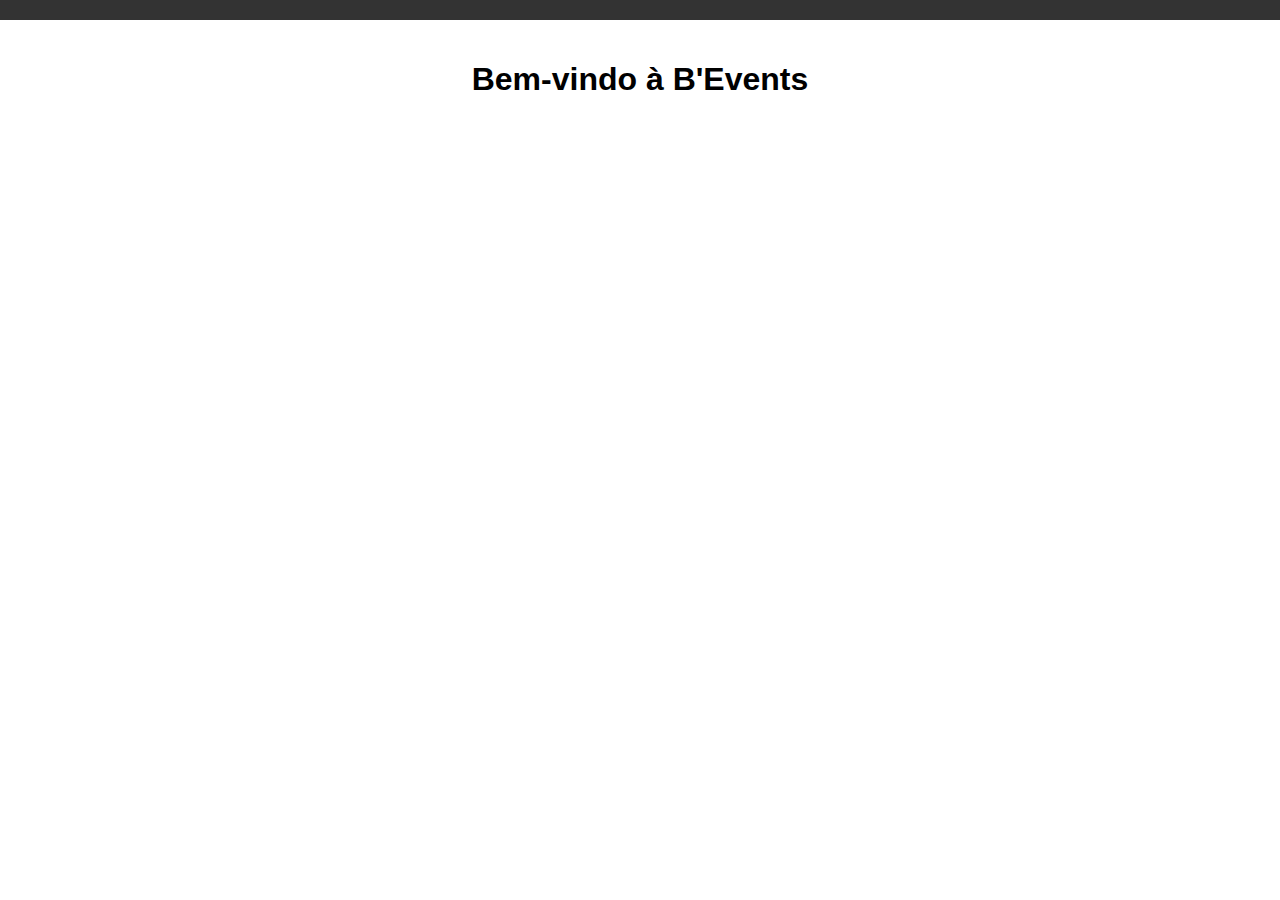
<file: index.html>
<!DOCTYPE html>
<html lang="pt-br">
    <head>
        <meta charset="UTF-8">
        <meta name="viewport" content="width=device-width, initial-scale=1.0">
        <title>B'Events</title>
        <link rel="stylesheet" href="styles.css">
    </head>
    <body>
        <nav>
          <div class="Home"></div>
          <div class="Eventos Oficiais"></div>
          <div class="Eventos Privados"></div>
          <div class="Campanhas"></div>
          <div class="Sobre nós"></div>
        </nav>

        <div class="tab-content active" id="Home">
            <h1>Bem-vindo à B'Events</h1>
        </div>

        <div class="tab-content" id="Eventos Oficiais">
            <h1>Eventos Oficiais </h1>
            <p>Eventos da Prefeitura de Barra Bonita..</p>
        </div>

        <div class="tab-content" id="">
            <h1>Eventos Privados</h1>
            <p>Eventos criados pelos cidadãos de Barra Bonita.</p>
        </div>
    
        <div class="tab-content" id="">
            <h1>Campanhas</h1>
            <p>Campanhas da Cidade.</p>
        </div>

        <div class="tab-content" id="">
            <h1>Sobre Nós</h1>
            <p>Saiba mais sobre nós aqui.</p>
        </div>
    
        <script src="script.js"></script>
    </body>
</html>
</file>
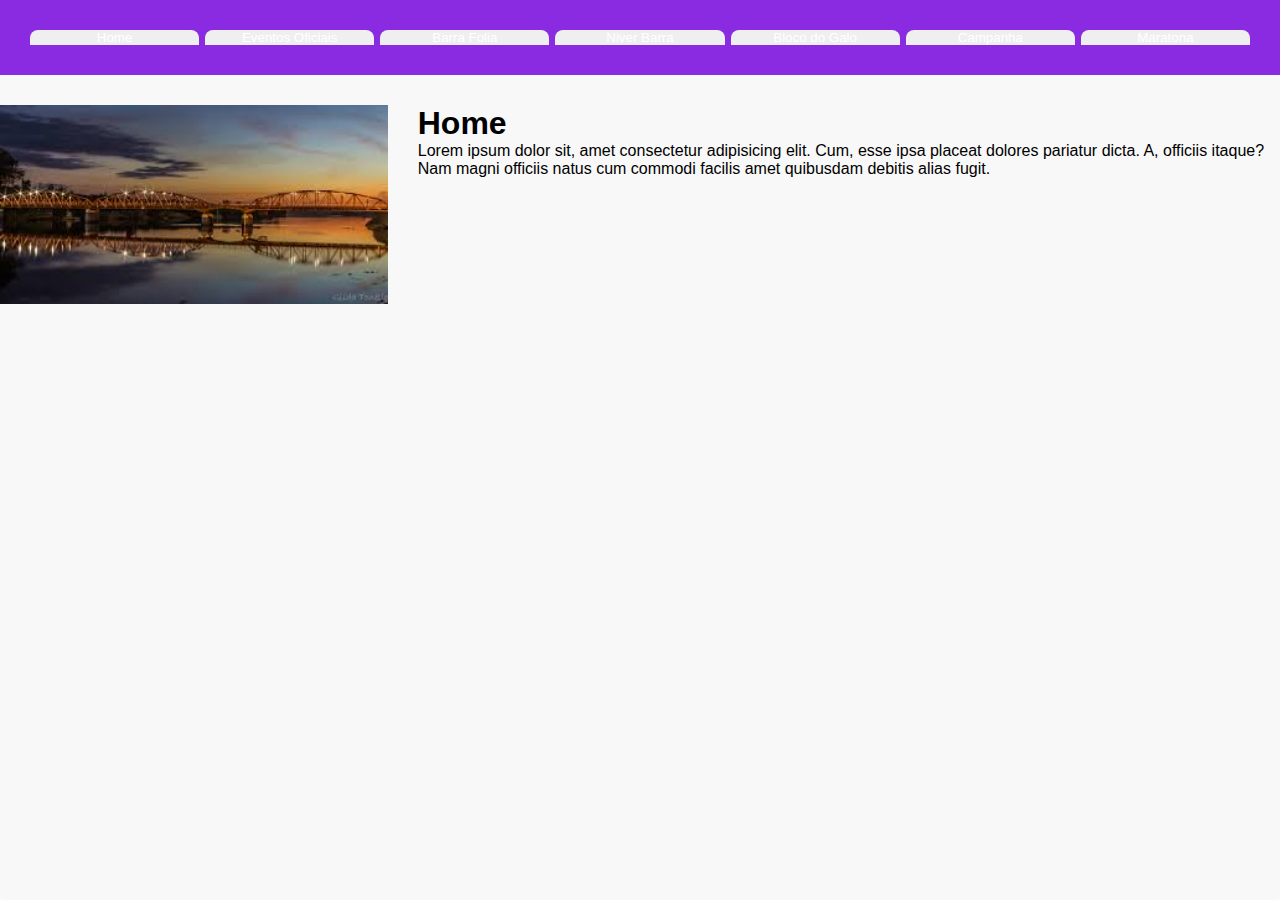
<file: BEvents/index.html>
<!DOCTYPE html>
<html lang="pt-br">

    <head>
        <meta charset="UTF-8">
        <meta name="viewport" content="width=device-width, initial-scale=1.0">
        <title>B'Events</title>
        <link rel="stylesheet" href="src/styles.css">
    </head>

    <body>
        <div id="container">
            <div class="tab-buttons">
                <button class="tab-btn active" content-id="home">
                    Home
                </button>

                <button class="tab-btn" content-id="barraRock">
                    Eventos Oficiais
                </button>

                <button class="tab-btn" content-id="barraFolia">
                    Barra Folia
                </button>

                <button class="tab-btn" content-id="niverBarra">
                    Niver Barra
                </button>

                <button class="tab-btn" content-id="blocoDoGalo">
                    Bloco do Galo
                </button>

                <button class="tab-btn" content-id="adocao">
                    Campanha
                </button>

                <button class="tab-btn" content-id="maratona">
                   Maratona
                </button>

            </div>

            
            <div class="tab-contents">
                <div class="content show" id="home">
                    <img src="src/images/home.jpg" class="content-img" alt="home image">
                           
                    <div class="infos">
                        <h1 class="content-title">
                            Home
                        </h1>

                        <p class="content-description">
                            Lorem ipsum dolor sit, amet consectetur adipisicing elit. Cum, esse ipsa placeat dolores pariatur dicta. A, officiis itaque? Nam magni officiis natus cum commodi facilis amet quibusdam debitis alias fugit.
                        </p>
                    </div>
                </div>

                <div class="content" id="barraRock">
                    <img src="src/images/BarraRock.png" class="content-img" alt="barra rock image">
                           
                    <div class="infos">
                        <h1 class="content-title">
                            Barra Rock               
                        </h1>

                        <p class="content-description">
                            Lorem ipsum dolor sit, amet consectetur adipisicing elit. Cum, esse ipsa placeat dolores pariatur dicta. A, officiis itaque? Nam magni officiis natus cum commodi facilis amet quibusdam debitis alias fugit.
                        </p>
                    </div>
                </div>

                <div class="content" id="barraFolia">
                    <img src="src/images/BarraFolia.png" class="content-img" alt="Barra Folia image">
                           
                    <div class="infos">
                        <h1 class="content-title">
                            Barra Folia             
                        </h1>

                        <p class="content-description">
                            Lorem ipsum dolor sit, amet consectetur adipisicing elit. Cum, esse ipsa placeat dolores pariatur dicta. A, officiis itaque? Nam magni officiis natus cum commodi facilis amet quibusdam debitis alias fugit.
                        </p>
                    </div>
                </div>

                
                <div class="content" id="niverBarra">
                    <img src="src/images/NiverBarra.png" class="content-img" alt=" Niver Barra image">
                           
                    <div class="infos">
                        <h1 class="content-title">
                            Niver Barra            
                        </h1>

                        <p class="content-description">
                            Lorem ipsum dolor sit, amet consectetur adipisicing elit. Cum, esse ipsa placeat dolores pariatur dicta. A, officiis itaque? Nam magni officiis natus cum commodi facilis amet quibusdam debitis alias fugit.
                        </p>
                    </div>
                </div>

                
                <div class="content" id="blocoDoGalo">
                    <img src="src/images/BlocoDoGalo.png" class="content-img" alt="Bloco do Galo image">
                           
                    <div class="infos">
                        <h1 class="content-title">
                            Bloco do Galo            
                        </h1>

                        <p class="content-description">
                            Lorem ipsum dolor sit, amet consectetur adipisicing elit. Cum, esse ipsa placeat dolores pariatur dicta. A, officiis itaque? Nam magni officiis natus cum commodi facilis amet quibusdam debitis alias fugit.
                        </p>
                    </div>
                </div>

                
                <div class="content" id="adocao">
                    <img src="src/images/Adocao.png" class="content-img" alt="Adocao image">
                           
                    <div class="infos">
                        <h1 class="content-title">
                            Adoção
                        </h1>

                        <p class="content-description">
                            Lorem ipsum dolor sit, amet consectetur adipisicing elit. Cum, esse ipsa placeat dolores pariatur dicta. A, officiis itaque? Nam magni officiis natus cum commodi facilis amet quibusdam debitis alias fugit.
                        </p>
                    </div>
                </div>

                
                <div class="content" id="maratona">
                    <img src="src/images/Maratona.png" class="content-img" alt="Adoção image">
                           
                    <div class="infos">
                        <h1 class="content-title">
                          Maratona         
                        </h1>

                        <p class="content-description">
                            Lorem ipsum dolor sit, amet consectetur adipisicing elit. Cum, esse ipsa placeat dolores pariatur dicta. A, officiis itaque? Nam magni officiis natus cum commodi facilis amet quibusdam debitis alias fugit.
                        </p>
                    </div>
                </div>
                
            </div>
        </div>
        <script src="src/script.js"></script>
    </body>
</html>
</file>
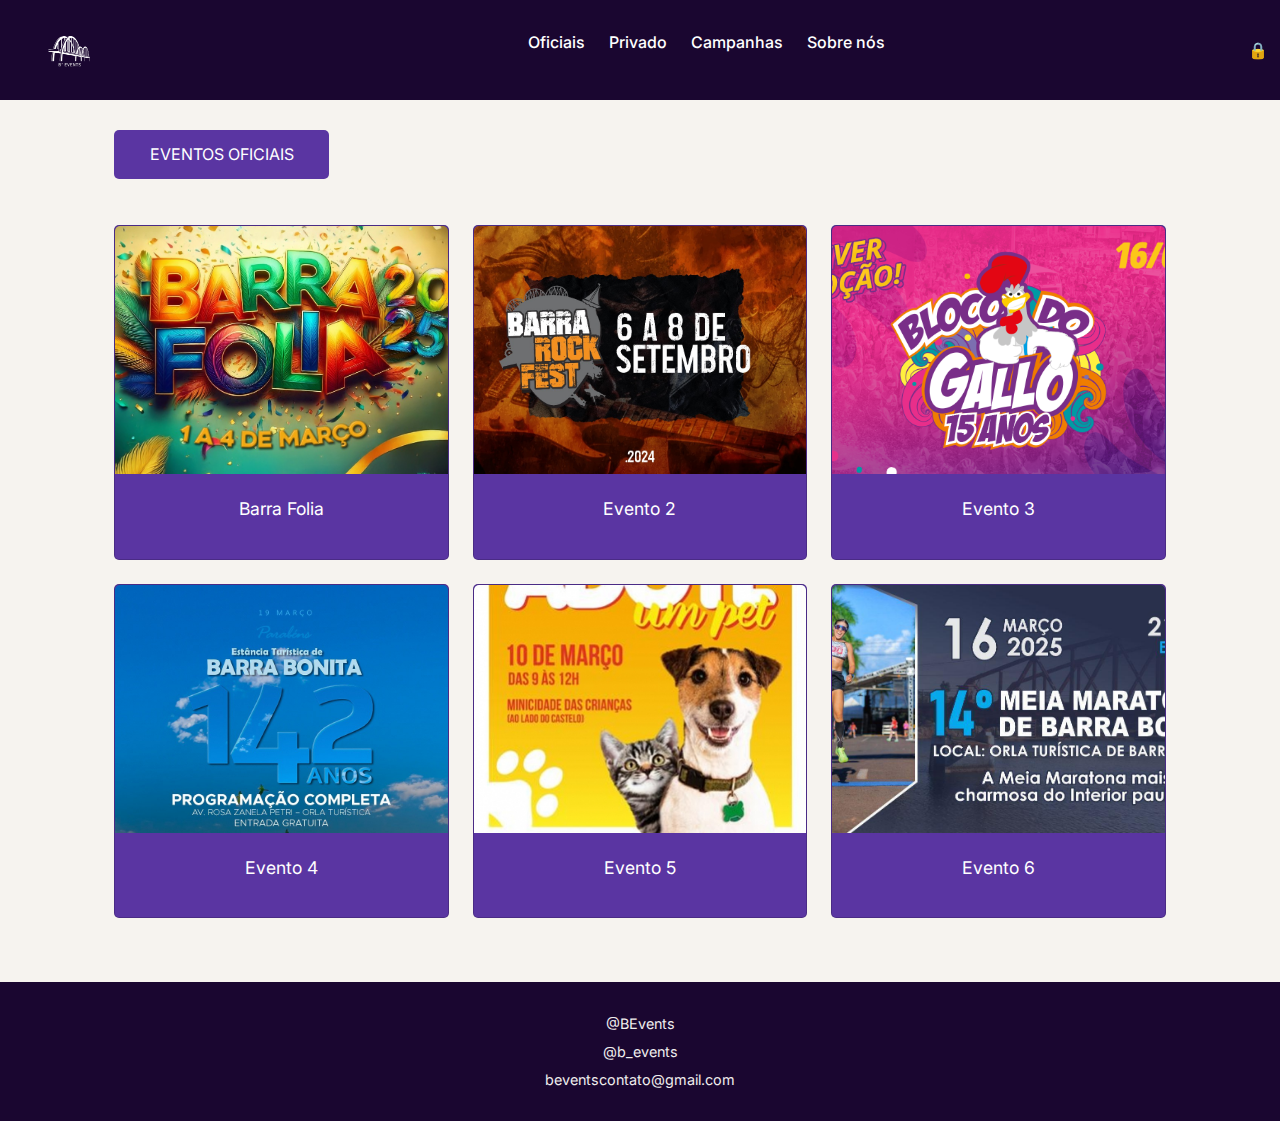
<file: BEvents/oficiais.html>
<!DOCTYPE html>
<html lang="pt-BR">
<head>
  <meta charset="UTF-8" />
  <meta name="viewport" content="width=device-width, initial-scale=1.0" />
  <title>Eventos Oficiais</title>
  <!-- Bootstrap CSS -->
  <link href="https://cdn.jsdelivr.net/npm/bootstrap@5.3.3/dist/css/bootstrap.min.css" rel="stylesheet">
  <!-- Google Fonts -->
  <link rel="preconnect" href="https://fonts.googleapis.com" />
  <link rel="preconnect" href="https://fonts.gstatic.com" crossorigin />
  <link href="https://fonts.googleapis.com/css2?family=Inter:wght@400;700&display=swap" rel="stylesheet" />
  <!-- Seu CSS personalizado -->
  <link rel="stylesheet" href="src/oficiais.css" />
  
</head>
<body>
    <header>
      <nav class="navbar-fullwidth"> <!-- Adicione esta classe -->
        <div class="container-fluid d-flex justify-content-between align-items-center">

          <a class="logoOficiais">
            <img src="/BEvents/src/images/logo.png" alt="">
        </a>

          <ul class="menu d-none d-md-flex">
            <li><a href="#" class="text-decoration-none">Oficiais</a></li>
            <li><a href="#" class="text-decoration-none">Privado</a></li>
            <li><a href="#" class="text-decoration-none">Campanhas</a></li>
            <li><a href="#" class="text-decoration-none">Sobre nós</a></li>
          </ul>
          <div class="login-icon">🔒</div>
        </div>
      </nav>
    </header>

  <main class="container">
    <button class="eventos-btn">EVENTOS OFICIAIS</button>

    <!-- Galeria com Bootstrap Grid -->
    <section class="galeria mt-4">
      <div class="row g-4">
        <!-- Evento 1 -->
        <div class="col-12 col-md-6 col-lg-4">
          <div class="evento card h-100">
            <img src="/BEvents/wwwroot/img/barrafolia.jpg" class="card-img-top" alt="Evento 1">
            <div class="card-body">
              <p class="card-text">
               Barra Folia
              </p>
            </div>
          </div>
        </div>

        <!-- Evento 2 -->
        <div class="col-12 col-md-6 col-lg-4">
          <div class="evento card h-100">
            <img src="/BEvents/wwwroot/img/barrarock.jpg" class="card-img-top" alt="Evento 2">
            <div class="card-body">
              <p class="card-text">Evento 2</p>
            </div>
          </div>
        </div>

        <!-- Evento 3 -->
        <div class="col-12 col-md-6 col-lg-4">
          <div class="evento card h-100">
            <img src="/BEvents/wwwroot/img/blocodogallo.png" class="card-img-top" alt="Evento 3">
            <div class="card-body">
              <p class="card-text">Evento 3</p>
            </div>
          </div>
        </div>

        <!-- Evento 4 -->
        <div class="col-12 col-md-6 col-lg-4">
          <div class="evento card h-100">
            <img src="/BEvents/wwwroot/img/142anos.jpg" class="card-img-top" alt="Evento 4">
            <div class="card-body">
              <p class="card-text">Evento 4</p>
            </div>
          </div>
        </div>

        <!-- Evento 5 -->
        <div class="col-12 col-md-6 col-lg-4">
          <div class="evento card h-100">
            <img src="/BEvents/wwwroot/img/adoteumpet.jpg" class="card-img-top" alt="Evento 5">
            <div class="card-body">
              <p class="card-text">Evento 5</p>
            </div>
          </div>
        </div>

        <!-- Evento 6 -->
        <div class="col-12 col-md-6 col-lg-4">
          <div class="evento card h-100">
            <img src="/BEvents/wwwroot/img/meiamaratona.jpg" class="card-img-top" alt="Evento 6">
            <div class="card-body">
              <p class="card-text">Evento 6</p>
            </div>
          </div>
        </div>
      </div>
    </section>
  </main>

  <footer>
    <div class="container">
      <div class="social">
        <span>@BEvents</span>
        <span>@b_events</span>
        <span>beventscontato@gmail.com</span>
      </div>
    </div>
  </footer>

  <!-- Bootstrap JS -->
  <script src="https://cdn.jsdelivr.net/npm/bootstrap@5.3.3/dist/js/bootstrap.bundle.min.js"></script>
</body>
</html>
</file>
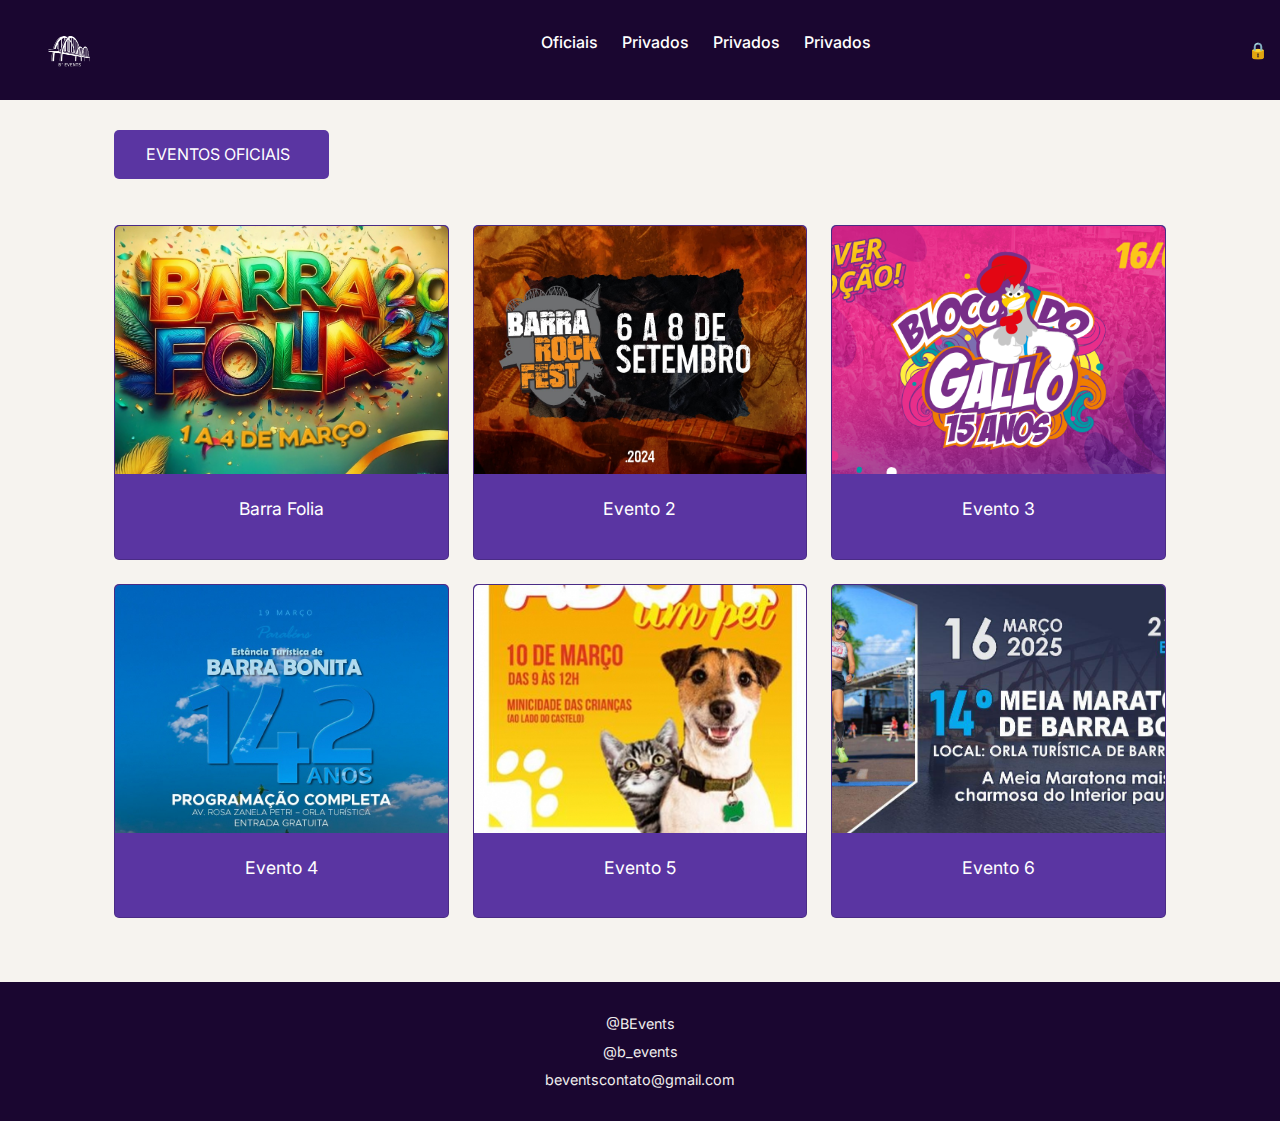
<file: BEvents/oficiais/oficiais.html>
<!DOCTYPE html>
<html lang="pt-BR">
<head>
  <meta charset="UTF-8" />
  <meta name="viewport" content="width=device-width, initial-scale=1.0" />
  <title>Eventos Oficiais</title>
  <!-- Bootstrap CSS -->
  <link href="https://cdn.jsdelivr.net/npm/bootstrap@5.3.3/dist/css/bootstrap.min.css" rel="stylesheet">
  <!-- Google Fonts -->
  <link rel="preconnect" href="https://fonts.googleapis.com" />
  <link rel="preconnect" href="https://fonts.gstatic.com" crossorigin />
  <link href="https://fonts.googleapis.com/css2?family=Inter:wght@400;700&display=swap" rel="stylesheet" />
  <!-- Seu CSS personalizado -->
  <link rel="stylesheet" href="/BEvents/oficiais/oficiais.css" />
  
</head>
<body>
    <header>
      <nav class="navbar-fullwidth"> <!-- Adicione esta classe -->
        <div class="container-fluid d-flex justify-content-between align-items-center">

          <a class="logoOficiais" href="/BEvents/home/home.html">
            <img src="/BEvents/src/images/logo.png">
            
        </a>

          <ul class="menu d-none d-md-flex">
            <a href="/BEvents/oficiais/oficiais.html">Oficiais</a>
            <a href="/BEvents/privados/privados.html">Privados</a>
            <a href="/BEvents/campanhas/campanhas.html">Privados</a>
            <a href="/BEvents/sobre/sobre.html">Privados</a>

          </ul>

      
          <div class="login-icon">🔒</div>
        </div>
      </nav>
    </header>

  <main class="container">
    <div class="eventos-btn">EVENTOS OFICIAIS</div>

    <!-- Galeria com Bootstrap Grid -->
    <section class="galeria mt-4">
      <div class="row g-4">
        <!-- Evento 1 -->
        <div class="col-12 col-md-6 col-lg-4">
          <div class="evento card h-100">
            <img src="/BEvents/wwwroot/img/barrafolia.jpg" class="card-img-top" alt="Evento 1">
            <div class="card-body">
              <p class="card-text">
               Barra Folia
              </p>
            </div>
          </div>
        </div>

        <!-- Evento 2 -->
        <div class="col-12 col-md-6 col-lg-4">
          <div class="evento card h-100">
            <img src="/BEvents/wwwroot/img/barrarock.jpg" class="card-img-top" alt="Evento 2">
            <div class="card-body">
              <p class="card-text">Evento 2</p>
            </div>
          </div>
        </div>

        <!-- Evento 3 -->
        <div class="col-12 col-md-6 col-lg-4">
          <div class="evento card h-100">
            <img src="/BEvents/wwwroot/img/blocodogallo.png" class="card-img-top" alt="Evento 3">
            <div class="card-body">
              <p class="card-text">Evento 3</p>
            </div>
          </div>
        </div>

        <!-- Evento 4 -->
        <div class="col-12 col-md-6 col-lg-4">
          <div class="evento card h-100">
            <img src="/BEvents/wwwroot/img/142anos.jpg" class="card-img-top" alt="Evento 4">
            <div class="card-body">
              <p class="card-text">Evento 4</p>
            </div>
          </div>
        </div>

        <!-- Evento 5 -->
        <div class="col-12 col-md-6 col-lg-4">
          <div class="evento card h-100">
            <img src="/BEvents/wwwroot/img/adoteumpet.jpg" class="card-img-top" alt="Evento 5">
            <div class="card-body">
              <p class="card-text">Evento 5</p>
            </div>
          </div>
        </div>

        <!-- Evento 6 -->
        <div class="col-12 col-md-6 col-lg-4">
          <div class="evento card h-100">
            <img src="/BEvents/wwwroot/img/meiamaratona.jpg" class="card-img-top" alt="Evento 6">
            <div class="card-body">
              <p class="card-text">Evento 6</p>
            </div>
          </div>
        </div>
      </div>
    </section>
  </main>

  <footer>
    <div class="container">
      <div class="social">
        <span>@BEvents</span>
        <span>@b_events</span>
        <span>beventscontato@gmail.com</span>
      </div>
    </div>
  </footer>

  <!-- Bootstrap JS -->
  <script src="https://cdn.jsdelivr.net/npm/bootstrap@5.3.3/dist/js/bootstrap.bundle.min.js"></script>
</body>
</html>
</file>
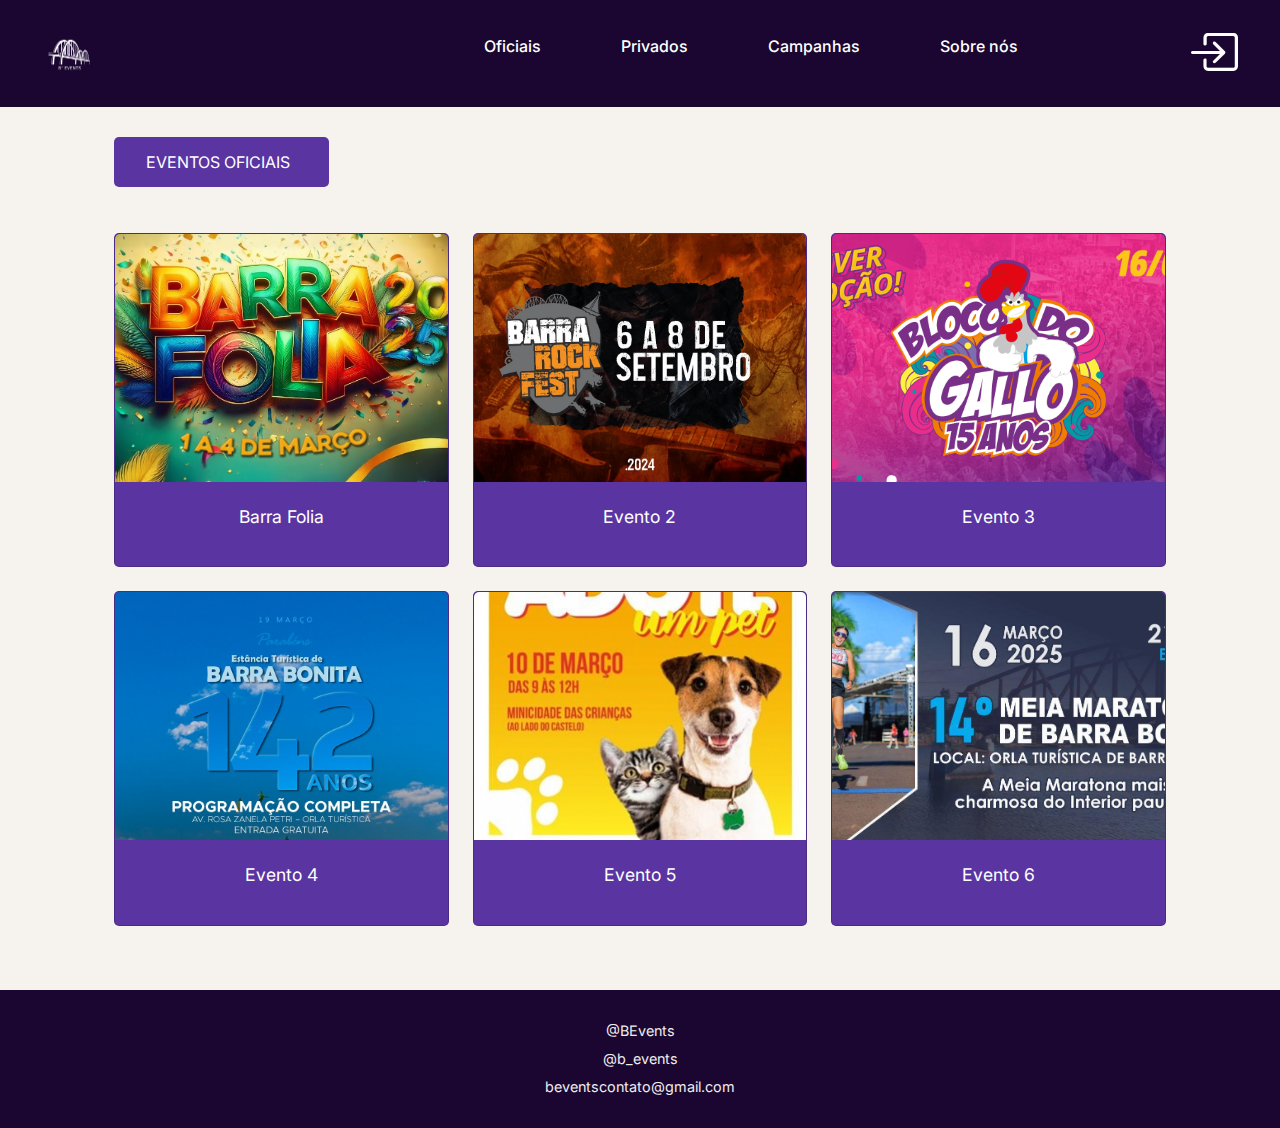
<file: BEvents/privados/privados.html>
<!DOCTYPE html>
<html lang="pt-BR">
<head>
  <meta charset="UTF-8" />
  <meta name="viewport" content="width=device-width, initial-scale=1.0" />
  <title>Eventos Privados</title>
  <!-- Bootstrap CSS -->
  <link href="https://cdn.jsdelivr.net/npm/bootstrap@5.3.3/dist/css/bootstrap.min.css" rel="stylesheet">
  <!-- Google Fonts -->
  <link rel="preconnect" href="https://fonts.googleapis.com" />
  <link rel="preconnect" href="https://fonts.gstatic.com" crossorigin />
  <link href="https://fonts.googleapis.com/css2?family=Inter:wght@400;700&display=swap" rel="stylesheet" />
  <!-- Seu CSS personalizado -->
  <link rel="stylesheet" href="/BEvents/privados/privados.css" />
  <link rel="stylesheet" href="../header/header.css">
  <link href="https://cdn.jsdelivr.net/npm/bootstrap-icons@1.10.5/font/bootstrap-icons.css" rel="stylesheet">

</head>
<body>
  <header>
    <nav class="navbar-fullwidth"> <!-- Adicione esta classe -->
      <div class="container-fluid d-flex justify-content-between align-items-center">

        <a class="logoOficiais" href="/BEvents/home/home.html">
          <img src="/BEvents/src/images/logo.png">
          
      </a>

        <ul class="menu d-none d-md-flex">
          <a href="/BEvents/oficiais/oficiais.html">Oficiais</a>
          <a href="/BEvents/privados/privados.html">Privados</a>
          <a href="/BEvents/campanhas/campanhas.html">Campanhas</a>
          <a href="/BEvents/sobre/sobre.html">Sobre nós</a>

        </ul>

        <a href="#" style="width: fit-content; height: auto; margin: 0 30px;">
          <i class="bi bi-box-arrow-in-right" style="font-size: 50px; color: white;"></i>
      </a>
      
    </nav>
  </header>

  <main class="container">
    <div class="eventos-btn">EVENTOS OFICIAIS</div>

    <!-- Galeria com Bootstrap Grid -->
    <section class="galeria mt-4">
      <div class="row g-4">
        <!-- Evento 1 -->
        <div class="col-12 col-md-6 col-lg-4">
          <div class="evento card h-100">
            <img src="/BEvents/wwwroot/img/barrafolia.jpg" class="card-img-top" alt="Evento 1">
            <div class="card-body">
              <p class="card-text">
               Barra Folia
              </p>
            </div>
          </div>
        </div>

        <!-- Evento 2 -->
        <div class="col-12 col-md-6 col-lg-4">
          <div class="evento card h-100">
            <img src="/BEvents/wwwroot/img/barrarock.jpg" class="card-img-top" alt="Evento 2">
            <div class="card-body">
              <p class="card-text">Evento 2</p>
            </div>
          </div>
        </div>

        <!-- Evento 3 -->
        <div class="col-12 col-md-6 col-lg-4">
          <div class="evento card h-100">
            <img src="/BEvents/wwwroot/img/blocodogallo.png" class="card-img-top" alt="Evento 3">
            <div class="card-body">
              <p class="card-text">Evento 3</p>
            </div>
          </div>
        </div>

        <!-- Evento 4 -->
        <div class="col-12 col-md-6 col-lg-4">
          <div class="evento card h-100">
            <img src="/BEvents/wwwroot/img/142anos.jpg" class="card-img-top" alt="Evento 4">
            <div class="card-body">
              <p class="card-text">Evento 4</p>
            </div>
          </div>
        </div>

        <!-- Evento 5 -->
        <div class="col-12 col-md-6 col-lg-4">
          <div class="evento card h-100">
            <img src="/BEvents/wwwroot/img/adoteumpet.jpg" class="card-img-top" alt="Evento 5">
            <div class="card-body">
              <p class="card-text">Evento 5</p>
            </div>
          </div>
        </div>

        <!-- Evento 6 -->
        <div class="col-12 col-md-6 col-lg-4">
          <div class="evento card h-100">
            <img src="/BEvents/wwwroot/img/meiamaratona.jpg" class="card-img-top" alt="Evento 6">
            <div class="card-body">
              <p class="card-text">Evento 6</p>
            </div>
          </div>
        </div>
      </div>
    </section>
  </main>

  <footer>
    <div class="container">
      <div class="social">
        <span>@BEvents</span>
        <span>@b_events</span>
        <span>beventscontato@gmail.com</span>
      </div>
    </div>
  </footer>

  <!-- Bootstrap JS -->
  <script src="https://cdn.jsdelivr.net/npm/bootstrap@5.3.3/dist/js/bootstrap.bundle.min.js"></script>
</body>
</html>
</file>
<file: styles.css>
body {
    font-family: Arial, sans-serif;
    margin: 0;
    padding: 0;
    text-align: center;
}

nav {
    background-color: #333;
    padding: 10px;
    display: flex;
    justify-content: center;
    gap: 20px;
}

.tab-link {
    color: white;
    text-decoration: none;
    font-size: 18px;
    padding: 10px 15px;
    cursor: pointer;
    background-color: #444;
    border-radius: 5px;
}

.tab-link.active {
    background-color: #007bff;
}

.tab-content {
    display: none;
    padding: 20px;
}

.tab-content.active {
    display: block;
}
</file>
<file: BEvents/src/styles.css>
@import url('https://fonts.googleapis.com/css2?family=Archivo+Narrow:ital,wght@0,400..700;1,400..700&display=swap');

* {
    margin: 0;
    padding: 0;
    box-sizing: border-box;
    font-family: 'Archive Narrow', sans-serif;
}

html, body {
    width: 100%;
}

body {
    background-color: rgb(248, 248, 248);
    display: flex;
    align-items: center;
    justify-content: center;
    min-height: 100vh;

}

#container {
    border-radius: 8px;
    width: 100%;
    min-height: 100vh;
    box-shadow: 0px 10px 15px -3px rgb(255, 255, 255);
}

.tab-buttons {
    display: flex;
    gap: 6px;
    background-color: blueviolet;
    padding: 30px;
}

.tab-btn {
    width: 100%;
    border: none;
    background-color: none;
    color: rgb(255, 255, 255);
    border-radius:  8px 8px 0px 0px;
    font-weight: 500;
    cursor: pointer;
}

.infos {
    justify-content: center;
}

.tab-btn.active {

}
.content-img {
    width: 50%;
    height: auto;
    margin-right: 30px;
}

.content {
    display: none;
    margin: 30px 0;
}

.content.show {
    display: flex;
}
</file>
<file: BEvents/src/oficiais.css>
* {
  margin: 0;
  padding: 0;
  box-sizing: border-box;
  font-family: 'Inter', sans-serif;
}

body {
  background-color: rgba(246, 243, 239, 1);
  color: hwb(0 93% 6%);
}

/* Tamanho da logo */
.logoOficiais img{
  width: 100%;
  max-width: 120px;
  height: auto;
}

/* Header Styles */
header nav {
  display: flex;
  align-items: center;
  justify-content: space-between;
  padding: 1rem 2rem;
  background-color: #1a0630;
}

header {
  overflow-x: hidden; /* Impede a barra de rolagem horizontal */
  width: 100%;
}

/* Navbar full width */
.navbar-fullwidth {
  background-color: #1a0630; /* Mantenha a cor do seu design */
  padding: 1rem 0;
  width: 100%;
}

.navbar-fullwidth {
  padding-left: 0;
  padding-right: 0;
}



.menu {
  list-style: none;
  display: flex;
  gap: 1.5rem;
}

.menu a {
  color: white;
  text-decoration: none;
  font-weight: 500;
}

/* Main Content */
.eventos-btn {
  display: block;
  margin: 30px 2REM;
  background-color: #5a35a2;
  border: none;
  color: white;
  padding: 0.8rem 2rem;
  font-size: 1rem;
  border-radius: 5px;
  transition: background-color 0.3s;
  width: 215px;
  
}

/* Gallery Grid - Adapted for Bootstrap */
.galeria {
  padding: 1rem 2rem;
}

.evento {
  background-color: #5a35a2;
  border-radius: 5px;
  overflow: hidden;
  height: 100%;
  transition: all 0.3s ease;
  margin-bottom: 1rem;
  display: flex;
  align-items: center;
  flex-direction: column;
}

.evento:hover {
  transform: translateY(-5px);
  box-shadow: 0 10px 20px rgba(0, 0, 0, 0.3);
}

.card-img-top {
  width: 100%;
  height: 220px; /* Aumentei a altura das imagens */
  object-fit: cover;
  object-position: center;
  border-bottom: 2px solid #5a35a2;
}

.card-body {
  padding: 1.2rem;
  flex-grow: 1;
  display: flex;
  flex-direction: column;
}

.card-text {
  font-size: 1.1rem;
  line-height: 1.6;
  margin-bottom: 0;
  text-align: center;
  color: #fff;
}

/* Footer */
footer {
  margin-top: 3rem;
  padding: 1.5rem;
  background-color: #1a0630;
  text-align: center;
}

.social span {
  display: block;
  margin: 0.4rem 0;
  font-size: 0.9rem;
}

/* Responsive Adjustments */
@media (max-width: 768px) {
  .menu {
      gap: 1rem;
      font-size: 0.9rem;
  }
  
  .galeria {
      padding: 1rem;
  }
  
  .card-img-top {
      height: 180px; /* Altura um pouco menor em mobile */
  }
}

@media (min-width: 992px) {
  .card-img-top {
      height: 250px; /* Altura ainda maior em desktops */
  }
}
</file>
<file: BEvents/oficiais/oficiais.css>
* {
  margin: 0;
  padding: 0;
  box-sizing: border-box;
  font-family: 'Inter', sans-serif;
}

body {
  background-color: rgba(246, 243, 239, 1);
  color: hwb(0 93% 6%);
}

/* Tamanho da logo */
.logoOficiais img{
  width: 100%;
  max-width: 120px;
  height: auto;
}

/* Header Styles */
header nav {
  display: flex;
  align-items: center;
  justify-content: space-between;
  padding: 1rem 2rem;
  background-color: #1a0630;
}

header {
  overflow-x: hidden; /* Impede a barra de rolagem horizontal */
  width: 100%;
}

/* Navbar full width */
.navbar-fullwidth {
  background-color: #1a0630; /* Mantenha a cor do seu design */
  padding: 1rem 0;
  width: 100%;
}

.navbar-fullwidth {
  padding-left: 0;
  padding-right: 0;
}



.menu {
  list-style: none;
  display: flex;
  gap: 1.5rem;
}

.menu a {
  color: white;
  text-decoration: none;
  font-weight: 500;
}

/* Main Content */
.eventos-btn {
  display: block;
  margin: 30px 2REM;
  background-color: #5a35a2;
  border: none;
  color: white;
  padding: 0.8rem 2rem;
  font-size: 1rem;
  border-radius: 5px;
  transition: background-color 0.3s;
  width: 215px;
  
}

/* Gallery Grid - Adapted for Bootstrap */
.galeria {
  padding: 1rem 2rem;
}

.evento {
  background-color: #5a35a2;
  border-radius: 5px;
  overflow: hidden;
  height: 100%;
  transition: all 0.3s ease;
  margin-bottom: 1rem;
  display: flex;
  align-items: center;
  flex-direction: column;
}

.evento:hover {
  transform: translateY(-5px);
  box-shadow: 0 10px 20px rgba(0, 0, 0, 0.3);
}

.card-img-top {
  width: 100%;
  height: 220px; /* Aumentei a altura das imagens */
  object-fit: cover;
  object-position: center;
  border-bottom: 2px solid #5a35a2;
}

.card-body {
  padding: 1.2rem;
  flex-grow: 1;
  display: flex;
  flex-direction: column;
}

.card-text {
  font-size: 1.1rem;
  line-height: 1.6;
  margin-bottom: 0;
  text-align: center;
  color: #fff;
}

/* Footer */
footer {
  margin-top: 3rem;
  padding: 1.5rem;
  background-color: #1a0630;
  text-align: center;
}

.social span {
  display: block;
  margin: 0.4rem 0;
  font-size: 0.9rem;
}

/* Responsive Adjustments */
@media (max-width: 768px) {
  .menu {
      gap: 1rem;
      font-size: 0.9rem;
  }
  
  .galeria {
      padding: 1rem;
  }
  
  .card-img-top {
      height: 180px; /* Altura um pouco menor em mobile */
  }
}

@media (min-width: 992px) {
  .card-img-top {
      height: 250px; /* Altura ainda maior em desktops */
  }
}
</file>
<file: BEvents/privados/privados.css>
* {
    margin: 0;
    padding: 0;
    box-sizing: border-box;
    font-family: 'Inter', sans-serif;
  }
  
  body {
    background-color: rgba(246, 243, 239, 1);
    color: hwb(0 93% 6%);
  }

  /* Main Content */
  .eventos-btn {
    display: block;
    margin: 30px 2REM;
    background-color: #5a35a2;
    border: none;
    color: white;
    padding: 0.8rem 2rem;
    font-size: 1rem;
    border-radius: 5px;
    transition: background-color 0.3s;
    width: 215px;
    
  }
  
  /* Gallery Grid - Adapted for Bootstrap */
  .galeria {
    padding: 1rem 2rem;
  }
  
  /*Personaliza as imgs e os quadradinhos*/
  .evento {
    background-color: #5a35a2;
    border-radius: 5px;
    overflow: hidden;
    height: 100%;
    transition: all 0.3s ease;
    margin-bottom: 1rem;
    display: flex;
    align-items: center;
    flex-direction: column;
  }
  
  .evento:hover {
    transform: translateY(-5px);
    box-shadow: 0 10px 20px rgba(0, 0, 0, 0.3);
  }
  
  .card-img-top {
    width: 100%;
    height: 220px; /* Aumentei a altura das imagens */
    object-fit: cover;
    object-position: center;
    border-bottom: 2px solid #5a35a2;
  }
  
  .card-body {
    padding: 1.2rem;
    flex-grow: 1;
    display: flex;
    flex-direction: column;
  }
  
  .card-text {
    font-size: 1.1rem;
    line-height: 1.6;
    margin-bottom: 0;
    text-align: center;
    color: #fff;
  }
  
  /* Footer */
  footer {
    margin-top: 3rem;
    padding: 1.5rem;
    background-color: #1a0630;
    text-align: center;
  }
  
  .social span {
    display: block;
    margin: 0.4rem 0;
    font-size: 0.9rem;
  }
  
  /* Responsive Adjustments */
  @media (max-width: 768px) {
    .menu {
        gap: 1rem;
        font-size: 0.9rem;
    }
    
    .galeria {
        padding: 1rem;
    }
    
    .card-img-top {
        height: 180px; /* Altura um pouco menor em mobile */
    }
  }
  
  @media (min-width: 992px) {
    .card-img-top {
        height: 250px; /* Altura ainda maior em desktops */
    }
  }
</file>
<file: BEvents/header/header.css>
/* Tamanho da logo */
.logoOficiais img {
    width: 100%;
    max-width: 120px;
    height: auto;
}

/* Header Styles */
header nav {
    display: flex;
    align-items: center;
    justify-content: space-between;
    padding: 1rem 5vw;
    background-color: #1a0630;
}

header {
    overflow-x: hidden;
    /* Impede a barra de rolagem horizontal */
    width: 100%;
}

/* Navbar full width */
.navbar-fullwidth {
    background-color: #1a0630;
    /* Mantenha a cor do seu design */
    padding: 1rem 0;
    width: 100%;
    padding-left: 0;
    padding-right: 0;
}

.menu {
    list-style: none;
    display: flex;
    gap: 80px;
    /* espaçamento proporcional */
    flex-grow: 1;
    /* faz o menu ocupar o espaço disponível */
    margin-left: 320px;
    width: 400px;
}

.menu ul {
    width: 400px;
    padding-left: 8rem;
}

.menu a:hover {
    text-decoration: underline;
    color: blue; /* Cor ao passar o mouse */
}

.menu a {
    color: white;
    text-decoration: none;
    font-weight: 500;
    margin: 0;
}


/* Main Content */
.eventos-btn {
    display: block;
    margin: 30px 2REM;
    background-color: #5a35a2;
    border: none;
    color: white;
    padding: 0.8rem 2rem;
    font-size: 1rem;
    border-radius: 5px;
    transition: background-color 0.3s;
    width: 215px;
}
</file>
